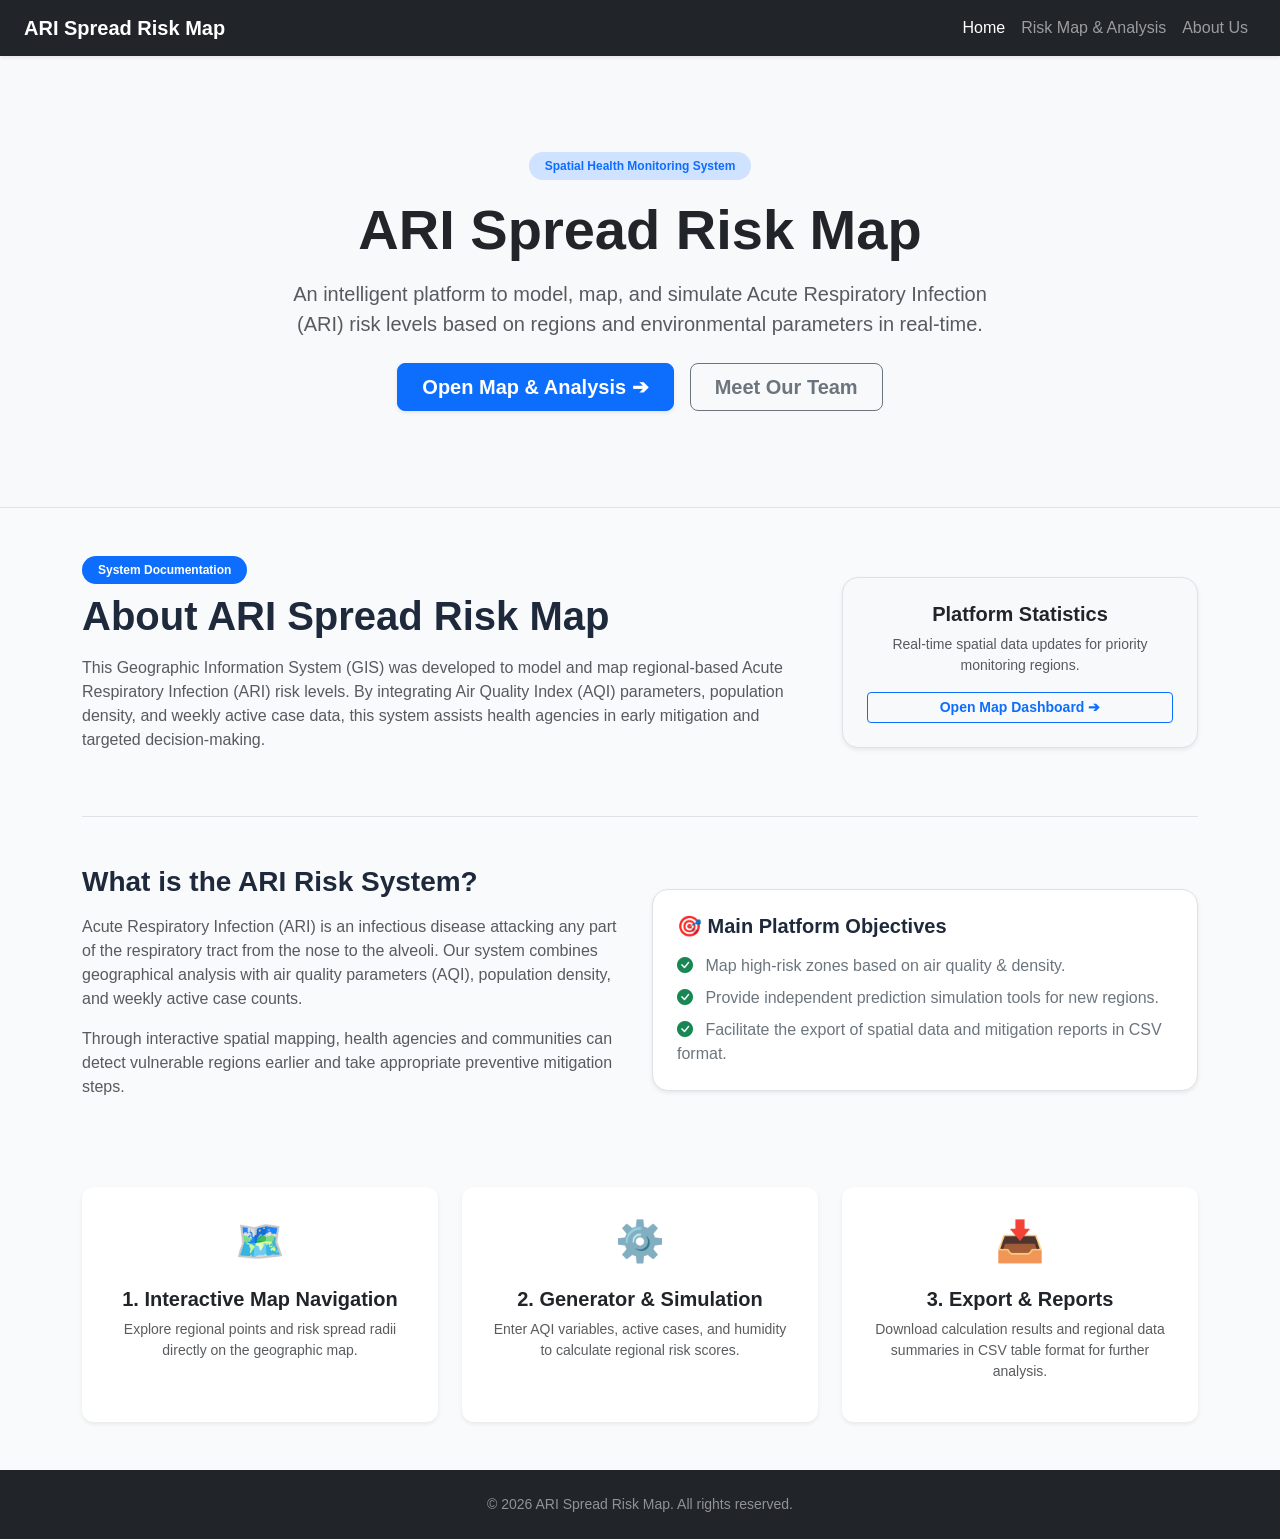
<file: index.html>
<!DOCTYPE html>
<html lang="en">
<head>
    <meta charset="UTF-8">
    <meta name="viewport" content="width=device-width, initial-scale=1.0">
    <title>ARI Spread Risk Map - Home</title>

    <link rel="stylesheet" href="./css/bootstrap.min.css">
    <link rel="stylesheet" href="https://cdn.jsdelivr.net/npm/bootstrap-icons@1.11.3/font/bootstrap-icons.min.css">
    <link rel="stylesheet" href="./css/index.css">
</head>
<body>

    <nav class="navbar navbar-expand-lg navbar-dark bg-dark shadow-sm">
        <div class="container-fluid px-4">
            <a class="navbar-brand fw-bold" href="./index.html">ARI Spread Risk Map</a>

            <button class="navbar-toggler" type="button" data-bs-toggle="collapse" data-bs-target="#navbarNav" aria-controls="navbarNav" aria-expanded="false" aria-label="Toggle navigation">
                <span class="navbar-toggler-icon"></span>
            </button>

            <div class="collapse navbar-collapse" id="navbarNav">
                <ul class="navbar-nav ms-auto">
                    <li class="nav-item">
                        <a class="nav-link active" href="./index.html">Home</a>
                    </li>
                    <li class="nav-item">
                        <a class="nav-link" href="./pages/risk-map.html">Risk Map & Analysis</a>
                    </li>
                    <li class="nav-item">
                        <a class="nav-link" href="./pages/about.html">About Us</a>
                    </li>
                </ul>
            </div>
        </div>
    </nav>

    <header class="py-5 bg-light border-bottom mb-5">
        <div class="container text-center py-5">
            <span class="badge bg-primary-subtle text-primary mb-3 px-3 py-2 rounded-pill fw-semibold">Spatial Health Monitoring System</span>

            <h1 class="display-4 fw-bold text-dark mb-3">ARI Spread Risk Map</h1>

            <p class="lead text-muted mx-auto mb-4" style="max-width: 700px;">
                An intelligent platform to model, map, and simulate Acute Respiratory Infection (ARI) risk levels based on regions and environmental parameters in real-time.
            </p>

            <div class="d-flex justify-content-center gap-3">
                <a href="./pages/risk-map.html" class="btn btn-primary btn-lg px-4 fw-semibold shadow-sm">Open Map & Analysis ➔</a>
                <a href="./pages/about.html" class="btn btn-outline-secondary btn-lg px-4 fw-semibold">Meet Our Team</a>
            </div>
        </div>
    </header>

    <main class="container mb-5">
        <section class="mb-5 pb-5 border-bottom" id="documentation">
            <div class="row align-items-center">
                <div class="col-lg-8">
                    <span class="badge bg-primary mb-2 px-3 py-2 rounded-pill">System Documentation</span>
                    <h2 class="fw-bold display-6 mb-3">About ARI Spread Risk Map</h2>

                    <p class="text-muted lead fs-6">
                        This Geographic Information System (GIS) was developed to model and map regional-based Acute Respiratory Infection (ARI) risk levels. By integrating Air Quality Index (AQI) parameters, population density, and weekly active case data, this system assists health agencies in early mitigation and targeted decision-making.
                    </p>
                </div>

                <div class="col-lg-4 text-center">
                    <div class="p-4 bg-light rounded-4 shadow-sm border">
                        <h3 class="h5 fw-bold text-dark mb-2">Platform Statistics</h3>
                        <p class="text-muted small mb-3">Real-time spatial data updates for priority monitoring regions.</p>
                        <a href="./pages/risk-map.html" class="btn btn-outline-primary btn-sm w-100 fw-semibold">Open Map Dashboard ➔</a>
                    </div>
                </div>
            </div>
        </section>

        <section class="row align-items-center mb-5 pb-4">
            <div class="col-lg-6 mb-4 mb-lg-0">
                <h3 class="fw-bold mb-3">What is the ARI Risk System?</h3>

                <p class="text-muted">
                    Acute Respiratory Infection (ARI) is an infectious disease attacking any part of the respiratory tract from the nose to the alveoli. Our system combines geographical analysis with air quality parameters (AQI), population density, and weekly active case counts.
                </p>

                <p class="text-muted">
                    Through interactive spatial mapping, health agencies and communities can detect vulnerable regions earlier and take appropriate preventive mitigation steps.
                </p>
            </div>

            <div class="col-lg-6">
                <div class="p-4 bg-white rounded-4 shadow-sm border">
                    <h4 class="h5 fw-bold mb-3">🎯 Main Platform Objectives</h4>

                    <ul class="list-unstyled mb-0 d-flex flex-column gap-2 text-secondary">
                        <li><i class="bi bi-check-circle-fill text-success me-2"></i> Map high-risk zones based on air quality & density.</li>
                        <li><i class="bi bi-check-circle-fill text-success me-2"></i> Provide independent prediction simulation tools for new regions.</li>
                        <li><i class="bi bi-check-circle-fill text-success me-2"></i> Facilitate the export of spatial data and mitigation reports in CSV format.</li>
                    </ul>
                </div>
            </div>
        </section>

        <section class="row g-4 text-center">
            <div class="col-md-4">
                <div class="card border-0 shadow-sm h-100 p-4">
                    <div class="fs-1 text-primary mb-3">🗺️</div>
                    <h4 class="h5 fw-bold">1. Interactive Map Navigation</h4>
                    <p class="text-muted small">Explore regional points and risk spread radii directly on the geographic map.</p>
                </div>
            </div>

            <div class="col-md-4">
                <div class="card border-0 shadow-sm h-100 p-4">
                    <div class="fs-1 text-warning mb-3">⚙️</div>
                    <h4 class="h5 fw-bold">2. Generator & Simulation</h4>
                    <p class="text-muted small">Enter AQI variables, active cases, and humidity to calculate regional risk scores.</p>
                </div>
            </div>

            <div class="col-md-4">
                <div class="card border-0 shadow-sm h-100 p-4">
                    <div class="fs-1 text-success mb-3">📥</div>
                    <h4 class="h5 fw-bold">3. Export & Reports</h4>
                    <p class="text-muted small">Download calculation results and regional data summaries in CSV table format for further analysis.</p>
                </div>
            </div>
        </section>
    </main>

    <footer class="bg-dark text-white text-center py-4 mt-auto">
        <div class="container">
            <p class="small mb-0 text-white-50">&copy; 2026 ARI Spread Risk Map. All rights reserved.</p>
        </div>
    </footer>

    <script src="https://cdn.jsdelivr.net/npm/bootstrap@5.3.2/dist/js/bootstrap.bundle.min.js"></script>
</body>
</html>
</file>
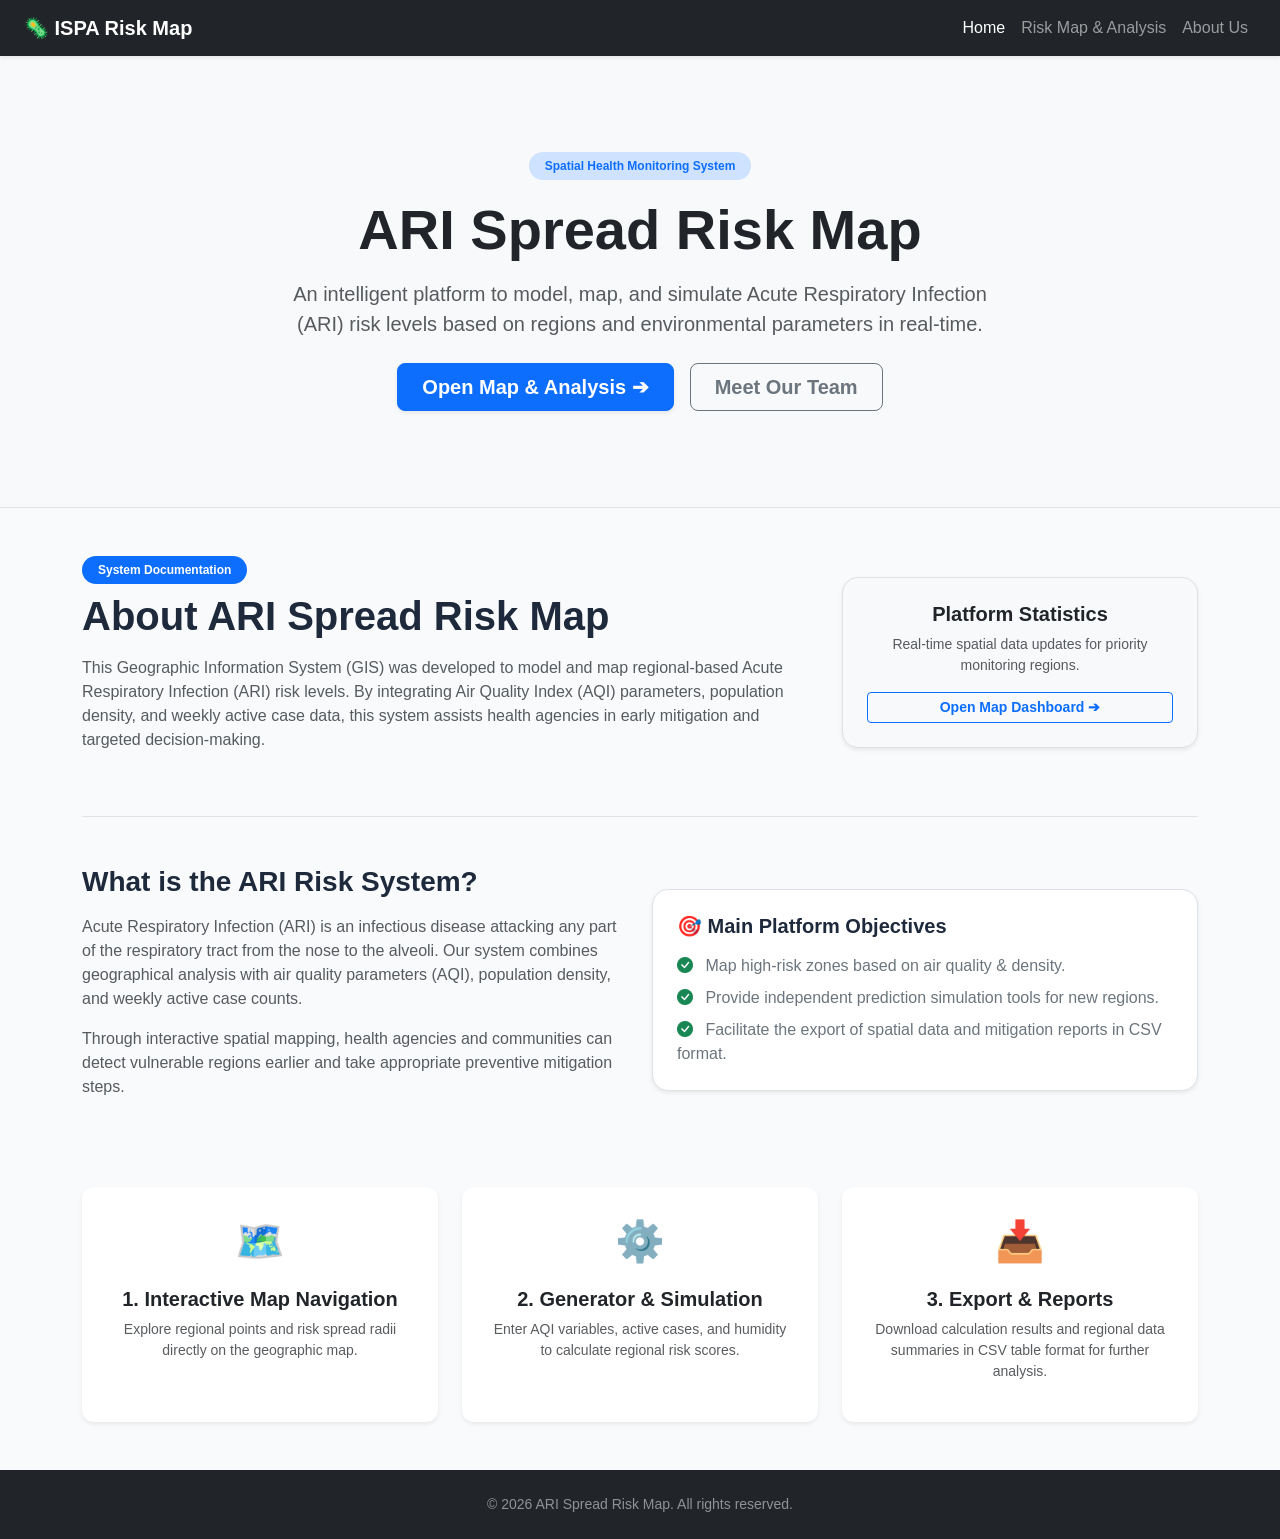
<file: pages/index.html>
<!DOCTYPE html>
<html lang="en">
<head>
    <meta charset="UTF-8">
    <meta name="viewport" content="width=device-width, initial-scale=1.0">
    <title>ARI Spread Risk Map - Home</title>
    <link rel="stylesheet" href="../css/bootstrap.min.css">
    <link rel="stylesheet" href="https://cdn.jsdelivr.net/npm/bootstrap-icons@1.11.3/font/bootstrap-icons.min.css">
    <link rel="stylesheet" href="../css/index.css">
</head>
<body>

    <nav class="navbar navbar-expand-lg navbar-dark bg-dark shadow-sm">
        <div class="container-fluid px-4">
            <a class="navbar-brand fw-bold" href="index.html">🦠 ISPA Risk Map</a>
            <button class="navbar-toggler" type="button" data-bs-toggle="collapse" data-bs-target="#navbarNav" aria-controls="navbarNav" aria-expanded="false" aria-label="Toggle navigation">
                <span class="navbar-toggler-icon"></span>
            </button>
            <div class="collapse navbar-collapse" id="navbarNav">
                <ul class="navbar-nav ms-auto">
                    <li class="nav-item">
                        <a class="nav-link active" href="index.html">Home</a>
                    </li>
                    <li class="nav-item">
                        <a class="nav-link" href="generator.html">Risk Map & Analysis</a>
                    </li>
                    <li class="nav-item">
                        <a class="nav-link" href="about.html">About Us</a>
                    </li>
                </ul>
            </div>
        </div>
    </nav>

    <header class="py-5 bg-light border-bottom mb-5">
        <div class="container text-center py-5">
            <span class="badge bg-primary-subtle text-primary mb-3 px-3 py-2 rounded-pill fw-semibold">Spatial Health Monitoring System</span>
            <h1 class="display-4 fw-bold text-dark mb-3">ARI Spread Risk Map</h1>
            <p class="lead text-muted mx-auto mb-4" style="max-width: 700px;">
                An intelligent platform to model, map, and simulate Acute Respiratory Infection (ARI) risk levels based on regions and environmental parameters in real-time.
            </p>
            <div class="d-flex justify-content-center gap-3">
                <a href="generator.html" class="btn btn-primary btn-lg px-4 fw-semibold shadow-sm">Open Map & Analysis ➔</a>
                <a href="about.html" class="btn btn-outline-secondary btn-lg px-4 fw-semibold">Meet Our Team</a>
            </div>
        </div>
    </header>

    <main class="container mb-5">
        <section class="mb-5 pb-5 border-bottom" id="documentation">
            <div class="row align-items-center">
                <div class="col-lg-8">
                    <span class="badge bg-primary mb-2 px-3 py-2 rounded-pill">System Documentation</span>
                    <h2 class="fw-bold display-6 mb-3">About ARI Spread Risk Map</h2>
                    <p class="text-muted lead fs-6">
                        This Geographic Information System (GIS) was developed to model and map regional-based Acute Respiratory Infection (ARI) risk levels. By integrating Air Quality Index (AQI) parameters, population density, and weekly active case data, this system assists health agencies in early mitigation and targeted decision-making.
                    </p>
                </div>
                <div class="col-lg-4 text-center">
                    <div class="p-4 bg-light rounded-4 shadow-sm border">
                        <h3 class="h5 fw-bold text-dark mb-2">Platform Statistics</h3>
                        <p class="text-muted small mb-3">Real-time spatial data updates for priority monitoring regions.</p>
                        <a href="generator.html" class="btn btn-outline-primary btn-sm w-100 fw-semibold">Open Map Dashboard ➔</a>
                    </div>
                </div>
            </div>
        </section>

        <section class="row align-items-center mb-5 pb-4">
            <div class="col-lg-6 mb-4 mb-lg-0">
                <h3 class="fw-bold mb-3">What is the ARI Risk System?</h3>
                <p class="text-muted">
                    Acute Respiratory Infection (ARI) is an infectious disease attacking any part of the respiratory tract from the nose to the alveoli. Our system combines geographical analysis with air quality parameters (AQI), population density, and weekly active case counts.
                </p>
                <p class="text-muted">
                    Through interactive spatial mapping, health agencies and communities can detect vulnerable regions earlier and take appropriate preventive mitigation steps.
                </p>
            </div>
            <div class="col-lg-6">
                <div class="p-4 bg-white rounded-4 shadow-sm border">
                    <h4 class="h5 fw-bold mb-3">🎯 Main Platform Objectives</h4>
                    <ul class="list-unstyled mb-0 d-flex flex-column gap-2 text-secondary">
                        <li><i class="bi bi-check-circle-fill text-success me-2"></i> Map high-risk zones based on air quality & density.</li>
                        <li><i class="bi bi-check-circle-fill text-success me-2"></i> Provide independent prediction simulation tools for new regions.</li>
                        <li><i class="bi bi-check-circle-fill text-success me-2"></i> Facilitate the export of spatial data and mitigation reports in CSV format.</li>
                    </ul>
                </div>
            </div>
        </section>

        <section class="row g-4 text-center">
            <div class="col-md-4">
                <div class="card border-0 shadow-sm h-100 p-4">
                    <div class="fs-1 text-primary mb-3">🗺️</div>
                    <h4 class="h5 fw-bold">1. Interactive Map Navigation</h4>
                    <p class="text-muted small">Explore regional points and risk spread radii directly on the geographic map.</p>
                </div>
            </div>
            <div class="col-md-4">
                <div class="card border-0 shadow-sm h-100 p-4">
                    <div class="fs-1 text-warning mb-3">⚙️</div>
                    <h4 class="h5 fw-bold">2. Generator & Simulation</h4>
                    <p class="text-muted small">Enter AQI variables, active cases, and humidity to calculate regional risk scores.</p>
                </div>
            </div>
            <div class="col-md-4">
                <div class="card border-0 shadow-sm h-100 p-4">
                    <div class="fs-1 text-success mb-3">📥</div>
                    <h4 class="h5 fw-bold">3. Export & Reports</h4>
                    <p class="text-muted small">Download calculation results and regional data summaries in CSV table format for further analysis.</p>
                </div>
            </div>
        </section>
    </main>

    <footer class="bg-dark text-white text-center py-4 mt-auto">
        <div class="container">
            <p class="small mb-0 text-white-50">&copy; 2026 ARI Spread Risk Map. All rights reserved.</p>
        </div>
    </footer>

    <script src="https://cdn.jsdelivr.net/npm/bootstrap@5.3.2/dist/js/bootstrap.bundle.min.js"></script>
</body>
</html>
</file>
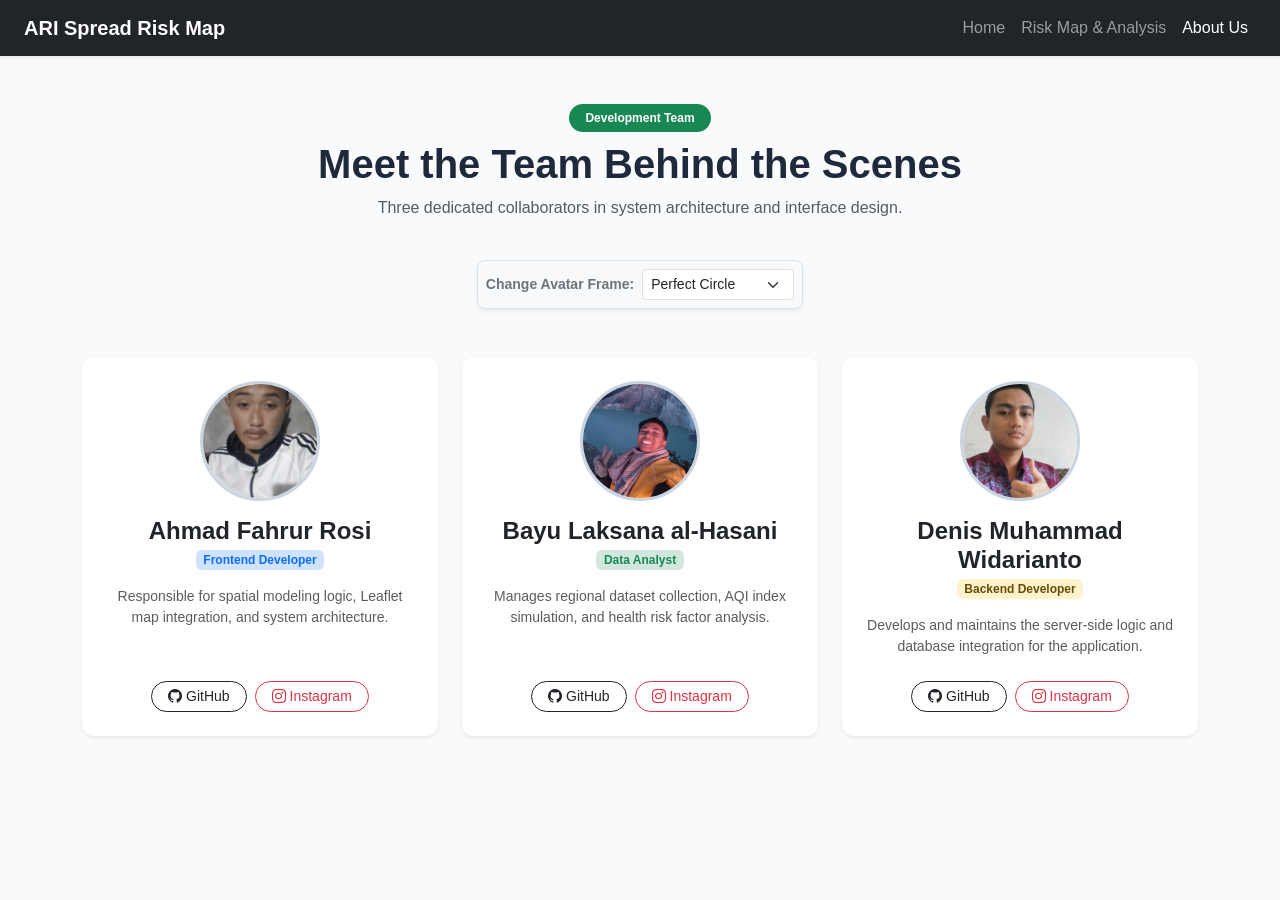
<file: pages/about.html>
<!DOCTYPE html>
<html lang="en">
<head>
    <meta charset="UTF-8">
    <meta name="viewport" content="width=device-width, initial-scale=1.0">
    <meta name="description" content="Meet the development team behind ARI Spread Risk Map.">
    <title>About Development Team - ARI Risk Map</title>

    <link rel="stylesheet" href="../css/bootstrap.min.css">
    <link rel="stylesheet" href="https://cdn.jsdelivr.net/npm/bootstrap-icons@1.11.3/font/bootstrap-icons.min.css">
    <link rel="stylesheet" href="../css/about.css">
</head>
<body>

    <nav class="navbar navbar-expand-lg navbar-dark bg-dark shadow-sm">
        <div class="container-fluid px-4">
            <a class="navbar-brand fw-bold" href="../index.html">ARI Spread Risk Map</a>

            <button class="navbar-toggler" type="button" data-bs-toggle="collapse" data-bs-target="#navbarNav" aria-controls="navbarNav" aria-expanded="false" aria-label="Toggle navigation">
                <span class="navbar-toggler-icon"></span>
            </button>

            <div class="collapse navbar-collapse" id="navbarNav">
                <ul class="navbar-nav ms-auto">
                    <li class="nav-item">
                        <a class="nav-link" href="../index.html">Home</a>
                    </li>
                    <li class="nav-item">
                        <a class="nav-link" href="./risk-map.html">Risk Map & Analysis</a>
                    </li>
                    <li class="nav-item">
                        <a class="nav-link active" href="./about.html">About Us</a>
                    </li>
                </ul>
            </div>
        </div>
    </nav>

    <main class="container my-5">

        <section class="mb-5" id="support">

            <div class="text-center mb-5">
                <span class="badge bg-success mb-2 px-3 py-2 rounded-pill">Development Team</span>

                <h1 class="fw-bold">Meet the Team Behind the Scenes</h1>

                <p class="text-muted">
                    Three dedicated collaborators in system architecture and interface design.
                </p>

                <div class="mt-4 d-inline-flex align-items-center gap-2 bg-light p-2 rounded-3 border shadow-sm">
                    <label for="frame-shape-select" class="form-label small fw-bold mb-0 text-secondary">
                        Change Avatar Frame:
                    </label>

                    <select id="frame-shape-select" class="form-select form-select-sm w-auto">
                        <option value="circle">Perfect Circle</option>
                        <option value="rounded">Rounded Square</option>
                        <option value="octagon">Octagon</option>
                    </select>
                </div>
            </div>

            <div class="row g-4 justify-content-center">

                <div class="col-md-4">
                    <div class="card border-0 shadow-sm h-100 text-center p-4 team-card">

                        <div class="avatar-container mx-auto mb-3">
                            <img src="../assets/images/Ahmad%20Fahrur%20Rosi.jpeg" alt="Ahmad Fahrur Rosi" class="team-avatar circle">
                        </div>

                        <h4 class="fw-bold mb-1">Ahmad Fahrur Rosi</h4>

                        <span class="badge bg-primary-subtle text-primary mb-3 mx-auto">
                            Frontend Developer
                        </span>

                        <p class="text-muted small mb-4">
                            Responsible for spatial modeling logic, Leaflet map integration, and system architecture.
                        </p>

                        <div class="d-flex justify-content-center gap-2 mt-auto">
                            <a href="https://github.com/forros9" target="_blank" rel="noopener noreferrer" class="btn btn-outline-dark btn-sm rounded-pill px-3">
                                <i class="bi bi-github"></i> GitHub
                            </a>

                            <a href="https://www.instagram.com/nasgorgakdigoreng/" target="_blank" rel="noopener noreferrer" class="btn btn-outline-danger btn-sm rounded-pill px-3">
                                <i class="bi bi-instagram"></i> Instagram
                            </a>
                        </div>

                    </div>
                </div>

                <div class="col-md-4">
                    <div class="card border-0 shadow-sm h-100 text-center p-4 team-card">

                        <div class="avatar-container mx-auto mb-3">
                            <img src="../assets/images/Bayu%20Laksana%20al-Hasani.jpeg" alt="Bayu Laksana al-Hasani" class="team-avatar circle">
                        </div>

                        <h4 class="fw-bold mb-1">Bayu Laksana al-Hasani</h4>

                        <span class="badge bg-success-subtle text-success mb-3 mx-auto">
                            Data Analyst 
                        </span>

                        <p class="text-muted small mb-4">
                            Manages regional dataset collection, AQI index simulation, and health risk factor analysis.
                        </p>

                        <div class="d-flex justify-content-center gap-2 mt-auto">
                            <a href="https://github.com/si-bay" target="_blank" rel="noopener noreferrer" class="btn btn-outline-dark btn-sm rounded-pill px-3">
                                <i class="bi bi-github"></i> GitHub
                            </a>

                            <a href="https://www.instagram.com/bay_oe1949/" target="_blank" rel="noopener noreferrer" class="btn btn-outline-danger btn-sm rounded-pill px-3">
                                <i class="bi bi-instagram"></i> Instagram
                            </a>
                        </div>

                    </div>
                </div>

                <div class="col-md-4">
                    <div class="card border-0 shadow-sm h-100 text-center p-4 team-card">

                        <div class="avatar-container mx-auto mb-3">
                            <img src="../assets/images/Denis%20Muhammad%20Widarianto.jpg" alt="Denis Muhammad Widarianto" class="team-avatar circle">
                        </div>

                        <h4 class="fw-bold mb-1">Denis Muhammad Widarianto</h4>

                        <span class="badge bg-warning-subtle text-warning-emphasis mb-3 mx-auto">
                            Backend Developer
                        </span>

                        <p class="text-muted small mb-4">
                            Develops and maintains the server-side logic and database integration for the application.
                        </p>

                        <div class="d-flex justify-content-center gap-2 mt-auto">
                            <a href="https://github.com/DenzfiilsGo" target="_blank" rel="noopener noreferrer" class="btn btn-outline-dark btn-sm rounded-pill px-3">
                                <i class="bi bi-github"></i> GitHub
                            </a>

                            <a href="https://www.instagram.com/denzfiilsgo/" target="_blank" rel="noopener noreferrer" class="btn btn-outline-danger btn-sm rounded-pill px-3">
                                <i class="bi bi-instagram"></i> Instagram
                            </a>
                        </div>

                    </div>
                </div>

            </div>
        </section>

    </main>

    <script src="https://cdn.jsdelivr.net/npm/bootstrap@5.3.2/dist/js/bootstrap.bundle.min.js"></script>
    <script src="../js/about.js"></script>

</body>
</html>
</file>
<file: css/index.css>
body {
    background-color: #f8fafc;
    font-family: 'Segoe UI', Tahoma, Geneva, Verdana, sans-serif;
    color: #1e293b;
}

.card {
    transition: transform 0.2s ease, box-shadow 0.2s ease;
    border-radius: 12px;
    border: 1px solid #e2e8f0;
}

.card:hover {
    transform: translateY(-4px);
    box-shadow: 0 10px 20px rgba(0, 0, 0, 0.06) !important;
}
</file>
<file: css/about.css>
body {
    background-color: #f8fafc;
    font-family: 'Segoe UI', Tahoma, Geneva, Verdana, sans-serif;
    color: #1e293b;
}

.card, .team-card {
    transition: transform 0.2s ease, box-shadow 0.2s ease;
    border-radius: 12px;
    border: 1px solid #e2e8f0;
}

.team-card:hover {
    transform: translateY(-4px);
    box-shadow: 0 10px 20px rgba(0, 0, 0, 0.06) !important;
}

.avatar-container {
    width: 120px;
    height: 120px;
    display: flex;
    align-items: center;
    justify-content: center;
    overflow: hidden;
    margin: 0 auto;
}

.team-avatar {
    width: 100%;
    height: 100%;
    object-fit: cover;
    transition: border-radius 0.3s ease, clip-path 0.3s ease;
    border: 3px solid #cbd5e1;
}

.team-avatar.circle {
    border-radius: 50%;
    clip-path: none;
}

.team-avatar.rounded {
    border-radius: 20px;
    clip-path: none;
}

.team-avatar.octagon {
    border-radius: 0;
    clip-path: polygon(30% 0%, 70% 0%, 100% 30%, 100% 70%, 70% 100%, 30% 100%, 0% 70%, 0% 30%);
}
</file>
